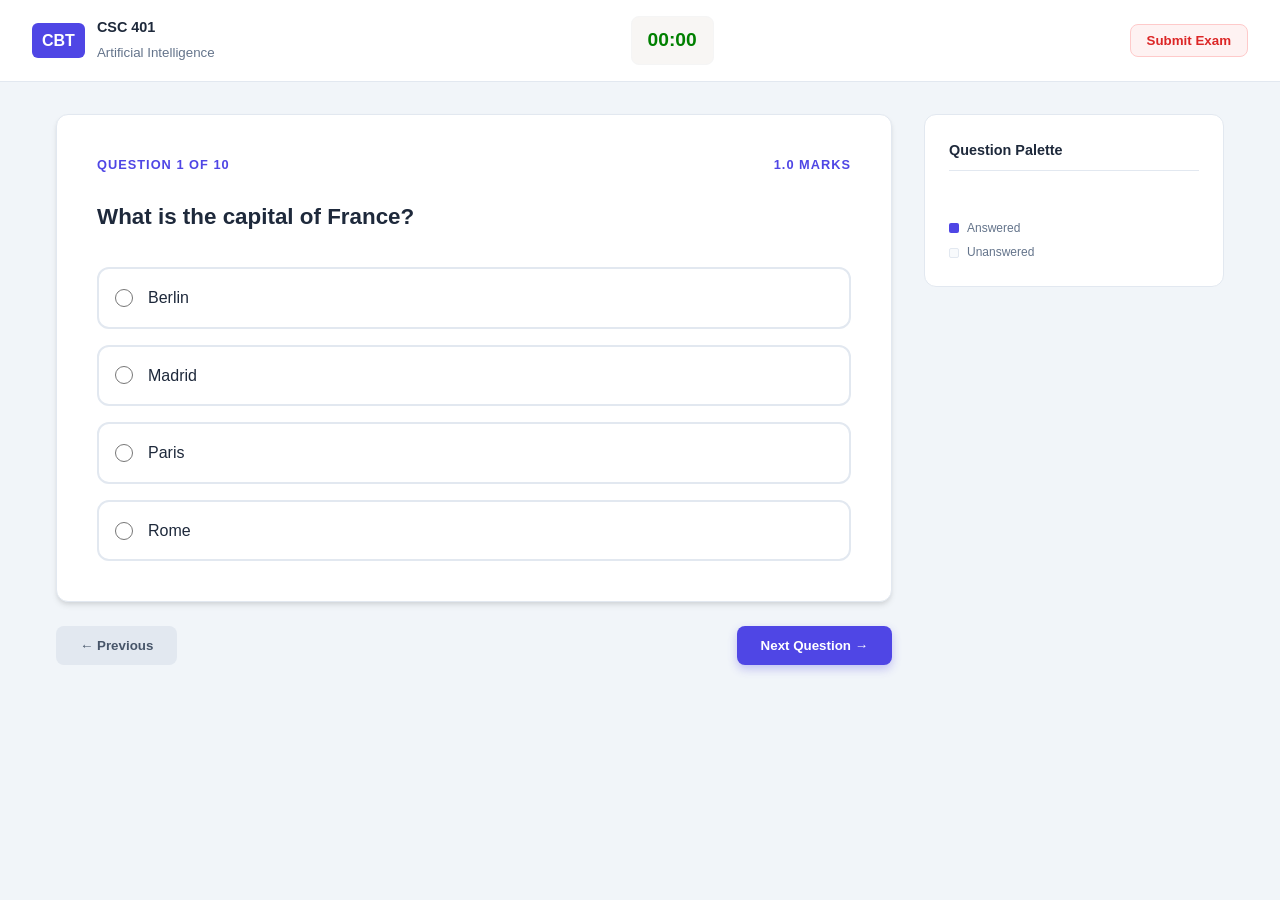
<file: exampage.html>
<!DOCTYPE html>
<html lang="en">

<head>
    <meta charset="UTF-8">
    <meta name="viewport" content="width=device-width, initial-scale=1.0">
    <title>Live Exam | Standardized Testing</title>
    <style>
      
        :root {
            --primary: #4f46e5;
            --primary-hover: #4338ca;
            --secondary: #f97316;
            --bg-body: #f1f5f9;
            --bg-card: #ffffff;
            --text-main: #1e293b;
            --text-muted: #64748b;
            --border-color: #e2e8f0;
            --shadow: 0 4px 6px -1px rgba(0, 0, 0, 0.1), 0 2px 4px -1px rgba(0, 0, 0, 0.06);
            --radius: 12px;
        }

      
        * {
            margin: 0;
            padding: 0;
            box-sizing: border-box;
            font-family: 'Segoe UI', Tahoma, Geneva, Verdana, sans-serif;
        }

        body {
            background-color: var(--bg-body);
            color: var(--text-main);
            line-height: 1.6;
        }

        .navbar {
            display: flex;
            justify-content: space-between;
            align-items: center;
            background: var(--bg-card);
            padding: 1rem 2rem;
            border-bottom: 1px solid var(--border-color);
            position: sticky;
            top: 0;
            z-index: 100;
        }

        .brand {
            display: flex;
            align-items: center;
            gap: 12px;
        }

        .logo-box {
            background: var(--primary);
            color: white;
            padding: 5px 10px;
            font-weight: bold;
            border-radius: 6px;
        }

        .timer-box {
            background: #f8f6f4;
            border: 1px solid whitesmoke;
            padding: 8px 16px;
            border-radius: 8px;
            display: flex;
            align-items: center;
            gap: 8px;
            color: green;
            font-weight: 700;
            font-family: monospace;
            font-size: 1.2rem;
        }

        .btn-submit {
            background: #fef2f2;
            color: #dc2626;
            border: 1px solid #fecaca;
            padding: 8px 16px;
            border-radius: 8px;
            font-weight: 600;
            cursor: pointer;
            transition: 0.2s;
        }

        .btn-submit:hover {
            background: #dc2626;
            color: white;
        }

      
        .container {
            display: grid;
            grid-template-columns: 1fr 300px;
            gap: 2rem;
            max-width: 1200px;
            margin: 2rem auto;
            padding: 0 1rem;
        }

       
        .question-card {
            background: var(--bg-card);
            padding: 2.5rem;
            border-radius: var(--radius);
            border: 1px solid var(--border-color);
            box-shadow: var(--shadow);
        }

        .question-meta {
            display: flex;
            justify-content: space-between;
            margin-bottom: 1.5rem;
            font-size: 0.8rem;
            font-weight: bold;
            color: var(--primary);
            text-transform: uppercase;
            letter-spacing: 1px;
        }

        .question-text {
            font-size: 1.4rem;
            font-weight: 600;
            margin-bottom: 2rem;
            color: var(--text-main);
        }

        .options-list {
            display: flex;
            flex-direction: column;
            gap: 1rem;
        }

        .option-item {
            display: flex;
            align-items: center;
            padding: 1rem;
            border: 2px solid var(--border-color);
            border-radius: var(--radius);
            cursor: pointer;
            transition: all 0.2s;
        }

        .option-item:hover {
            border-color: var(--primary);
            background: #f5f3ff;
        }

        .option-item input {
            margin-right: 15px;
            width: 18px;
            height: 18px;
            cursor: pointer;
        }

        .option-item.selected {
            border-color: var(--primary);
            background: #eef2ff;
            font-weight: 600;
        }

       
        .nav-controls {
            display: flex;
            justify-content: space-between;
            margin-top: 1.5rem;
        }

        .btn-nav {
            padding: 12px 24px;
            border-radius: 8px;
            font-weight: bold;
            cursor: pointer;
            border: none;
            transition: 0.2s;
        }

        .btn-prev {
            background: #e2e8f0;
            color: #475569;
        }

        .btn-next {
            background: var(--primary);
            color: white;
            box-shadow: 0 4px 10px rgba(79, 70, 229, 0.3);
        }

        .btn-next:hover {
            background: var(--primary-hover);
            transform: translateY(-1px);
        }

       
        .sidebar {
            background: var(--bg-card);
            padding: 1.5rem;
            border-radius: var(--radius);
            border: 1px solid var(--border-color);
            height: fit-content;
        }

        .sidebar-title {
            font-size: 0.9rem;
            font-weight: bold;
            margin-bottom: 1rem;
            padding-bottom: 0.5rem;
            border-bottom: 1px solid var(--border-color);
        }

        .palette {
            display: grid;
            grid-template-columns: repeat(5, 1fr);
            gap: 8px;
        }

        .num-btn {
            aspect-ratio: 1/1;
            border-radius: 6px;
            border: 1px solid var(--border-color);
            background: #f8fafc;
            color: var(--text-muted);
            font-weight: bold;
            font-size: 0.8rem;
            cursor: pointer;
        }

        .num-btn.answered {
            background: var(--primary);
            color: white;
            border-color: var(--primary);
        }

        .num-btn.current {
            border: 2px solid var(--primary);
            color: var(--primary);
        }

        /* --- 9. Responsive --- */
        @media (max-width: 900px) {
            .container {
                grid-template-columns: 1fr;
            }

            .sidebar {
                order: -1;
            }
        }
    </style>
</head>

<body>

    <nav class="navbar">
        <div class="brand">
            <div class="logo-box">CBT</div>
            <div>
                <strong style="display: block; font-size: 0.9rem;">CSC 401</strong>
                <small style="color: var(--text-muted);">Artificial Intelligence</small>
            </div>
        </div>

        <div class="timer-box">
            <span>00:00</span>
        </div>

        <button class="btn-submit" onclick="submit()">Submit Exam</button>
    </nav>

    <div class="container">
        <div class="main-content">
            <div class="question-card">
                <div class="question-meta">
                    <span>Question 1 of 10</span>
                    <span>1.0 Marks</span>
                </div>

                <h2 class="question-text" id="exam-questions">
                    Loading question...
                </h2>

                <div class="options-list" id="exam-options">

                </div>
            </div>

            <div class="nav-controls">
                <button class="btn-nav btn-prev" id="previous">← Previous</button>
                <button class="btn-nav btn-next" id="next">Next Question →</button>
            </div>
        </div>

        <aside class="sidebar">
            <h3 class="sidebar-title">Question Palette</h3>
            <div class="palette">

            </div>

            <div style="margin-top: 2rem; font-size: 0.75rem; color: var(--text-muted);">
                <div style="display: flex; align-items: center; gap: 8px; margin-bottom: 5px;">
                    <span style="width: 10px; height: 10px; background: var(--primary); border-radius: 2px;"></span>
                    Answered
                </div>
                <div style="display: flex; align-items: center; gap: 8px;">
                    <span
                        style="width: 10px; height: 10px; background: #f8fafc; border: 1px solid var(--border-color); border-radius: 2px;"></span>
                    Unanswered
                </div>
            </div>
        </aside>
    </div>

</body>

</html>

<script>

    let previousQuestion = document.querySelector('#previous');
    let nextQuestion = document.querySelector('#next');
    let submitExam = document.querySelector('.btn-submit');

    let timeInMinutes = 10;
    let timeInSeconds = timeInMinutes * 60;
    const timerDisplay = document.querySelector('.timer-box');

   
    function resetExamForNewStudent() {
        localStorage.removeItem('cbtData');
        timeInSeconds = timeInMinutes * 60;
    }
    resetExamForNewStudent();
    let questions = [
        {
            id: 1,
            question: "What is the capital of France?",
            options: ["Berlin", "Madrid", "Paris", "Rome"],
            correctAnswer: 2
        },
        {
            id: 2,
            question: "Which language runs in the browser?",
            options: ["Python", "Java", "C++", "JavaScript"],
            correctAnswer: 3
        },
        {
            id: 3,
            question: "What does CSS stand for?",
            options: ["Central Style Sheets", "Cascading Style Sheets", "Cascading Simple Sheets", "Cars SUVs Sailboats"],
            correctAnswer: 1
        },
        {
            id: 4,
            question: "What year was JavaScript launched?",
            options: ["1996", "1995", "1994", "None of the above"],
            correctAnswer: 1
        },
        {
            id: 5,
            question: "Which company developed the React library?",
            options: ["Google", "Facebook", "Microsoft", "Apple"],
            correctAnswer: 1
        },
        {
            id: 6,
            question: "What does HTML stand for?",
            options: ["Hyper Trainer Marking Language", "Hyper Text Markup Language", "Hyper Text Marketing Language", "Hyper Text Markup Leveler"],
            correctAnswer: 1
        },
        {
            id: 7,
            question: "Which of the following is a JavaScript framework?",
            options: ["Django", "Flask", "Angular", "Laravel"],
            correctAnswer: 2
        },
        {
            id: 8,
            question: "What is the main purpose of Git?",
            options: ["Version Control", "Web Development", "Database Management", "Graphic Design"],
            correctAnswer: 0
        },
        {
            id: 9,
            question: "Which of the following is NOT a programming language?",
            options: ["Python", "Ruby", "HTML", "Java"],
            correctAnswer: 2
        },
        {
            id: 10,
            question: "What does API stand for?",
            options: ["Application Programming Interface", "Applied Programming Interface", "Application Protocol Interface", "Applied Protocol Interface"],
            correctAnswer: 0
        }
    ];

    localStorage.setItem("cbtQuestions", JSON.stringify(questions));

    let currentQuestionIndex = 0;

    const questionMeta = document.querySelector('.question-meta');
    const questionText = document.querySelector('.question-text');
    const optionsList = document.getElementById('exam-options');

    function loadFromStorage() { 
        const savedData = localStorage.getItem('cbtData'); 
        if (savedData) { 
            const parsed = JSON.parse(savedData); 
            questions = parsed.questions;  //Questions (including saved answers)
            currentQuestionIndex = parsed.currentQuestionIndex; 
            timeInSeconds = parsed.timeInSeconds; 
        } 
    } 
   
    

    loadFromStorage();  //Load saved state first.
    displayQuestions();

    function displayQuestions() {
        const current = questions[currentQuestionIndex];

        questionMeta.innerHTML = `Question ${currentQuestionIndex + 1} of ${questions.length} <span>1.0 Marks</span>`;
        questionText.textContent = current.question;
        optionsList.innerHTML = '';
        for (let i = 0; i < current.options.length; i++) {
            const optionText = current.options[i];
            const isChecked = (current.userAnswer === i) ? 'checked' : '';

            optionsList.innerHTML += `
                <div class="option-item">
                    <input type="radio" name="quiz-option" id="opt${i}" value="${i}" ${isChecked}>
                    <label for="opt${i}">${optionText}</label>
                </div>
            `;
        }

        const radioButtons = document.querySelectorAll('input[name="quiz-option"]');
        radioButtons.forEach(radio => {
            radio.addEventListener('change', function () {
                questions[currentQuestionIndex].userAnswer = parseInt(this.value);
            });
        });
    }




    function next() {
        if (currentQuestionIndex < questions.length - 1) {
            currentQuestionIndex += 1;
            displayQuestions();
        } else {
            alert("You have reached the end of the exam!");
        }
    }

    const nextBtn = document.querySelector('.btn-next');
    nextBtn.addEventListener('click', () => {
        saveAnswer();
        next();
    });




    function prev() {
        if (currentQuestionIndex > 0) {
            currentQuestionIndex -= 1;
            displayQuestions();
        } else {
            alert("click next to move to the next question!");
        }
    }

    const prevBtn = document.querySelector('.btn-prev');
    prevBtn.addEventListener('click', () => {
        saveAnswer();
        prev();
    });

    function saveAnswer() {
        const selectedOption = document.querySelector('input[name="quiz-option"]:checked');
        if (selectedOption) {
            questions[currentQuestionIndex].userAnswer = parseInt(selectedOption.value);
            saveToStorage();
        }
    }




    function submit() {
        saveAnswer();
        let score = 0;
        let answered = 0;

        for (let i = 0; i < questions.length; i++) {
            if (questions[i].userAnswer !== undefined) {
                answered++;
                if (questions[i].userAnswer === questions[i].correctAnswer) {
                    score++;
                }
            }
        }

        const percentage = (score / questions.length) * 100;
        let resultMessage = `You scored ${score} out of ${questions.length} (${percentage}%)\n\n`;
        resultMessage += `You answered ${answered} out of ${questions.length} questions.`;

        if (percentage >= 40) {
            resultMessage += `\n\nCongratulations! You passed!`;
        } else {
            resultMessage += `\n\nKeep trying! You need 70% to pass.`;
        }
        alert(resultMessage);
        localStorage.removeItem('cbtData');
        window.location.href = 'index.html';
    }



    function startTimer() {
        const countdown = setInterval(() => {
            let minutes = Math.floor(timeInSeconds / 60);
            let seconds = timeInSeconds % 60;
            seconds = seconds < 10 ? '0' + seconds : seconds;
            timerDisplay.textContent = `${minutes}:${seconds}`;

            if (timeInSeconds <= 0) {
                clearInterval(countdown);
                alert("Time is up! Your exam will be submitted automatically.");
                submitExam();
            } else {
                timeInSeconds--;
                saveToStorage();
            }
            if (timeInSeconds < 60) {
                timerDisplay.style.color = 'red';
            }
        }, 1000);
    }
    startTimer();



    function saveToStorage() {
        localStorage.setItem('cbtData', JSON.stringify({
            questions,
            currentQuestionIndex,
            timeInSeconds
        })
        );
    }

</script>
</file>
